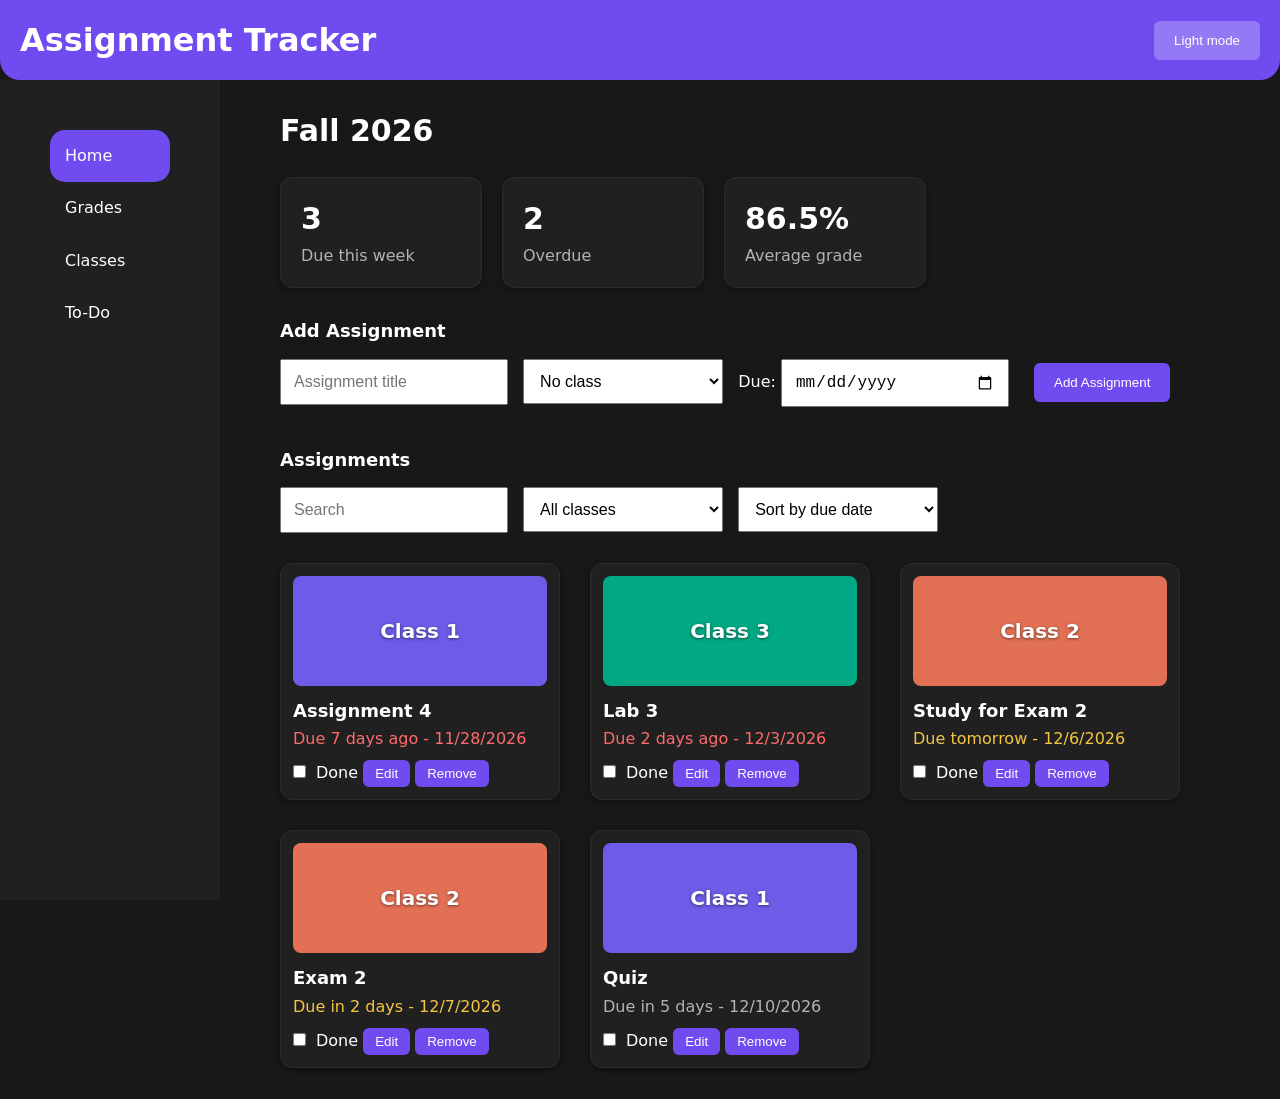
<file: index.html>
<!DOCTYPE html>
<html>

<head>
    <title>Assignment Tracker</title>
    <meta http-equiv="refresh" content="0; url=html/college-board.html">
</head>

<body>
    <p>Loading... <a href="html/college-board.html">Click here</a> if nothing happens.</p>
</body>

</html>
</file>
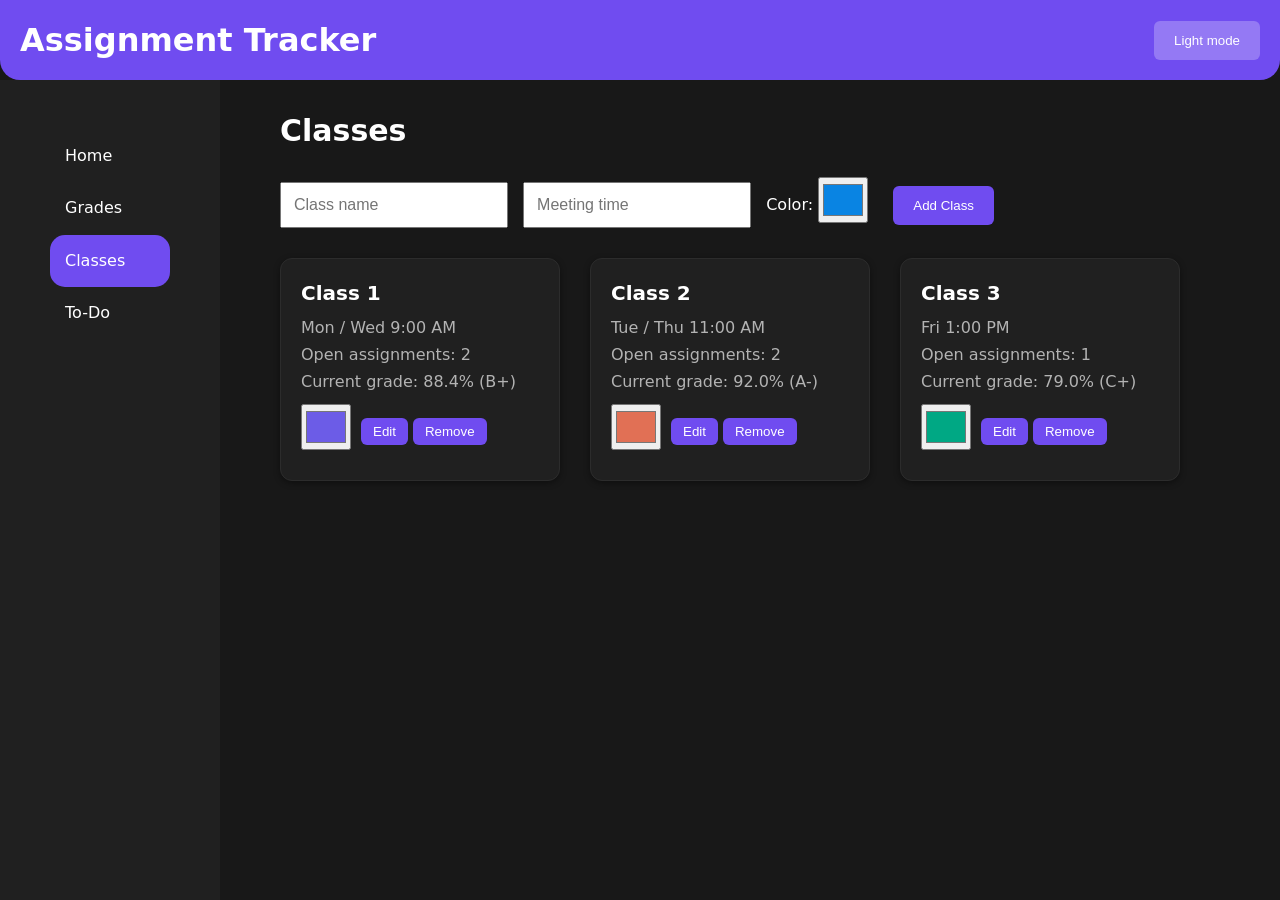
<file: html/classes.html>
<!DOCTYPE html>
<html>

<head>
    <title>Classes</title>
    <link rel="stylesheet" href="../css/college-board.css">
    <script src="../js/app.js"></script>
</head>

<body>

    <header id="header"></header>

    <nav id="nav"></nav>

    <main>

        <h2>Classes</h2>

        <div class="add-form">
            <input type="text" id="className" placeholder="Class name"
                onkeydown="pressEnter(event, addClass)">
            <input type="text" id="classTime" placeholder="Meeting time"
                onkeydown="pressEnter(event, addClass)">
            <label>Color: <input type="color" id="classColorInput"></label>
            <button onclick="addClass()">Add Class</button>
        </div>

        <section class="card-list" id="classList"></section>

    </main>

    <script src="../js/classes.js"></script>

</body>

</html>
</file>
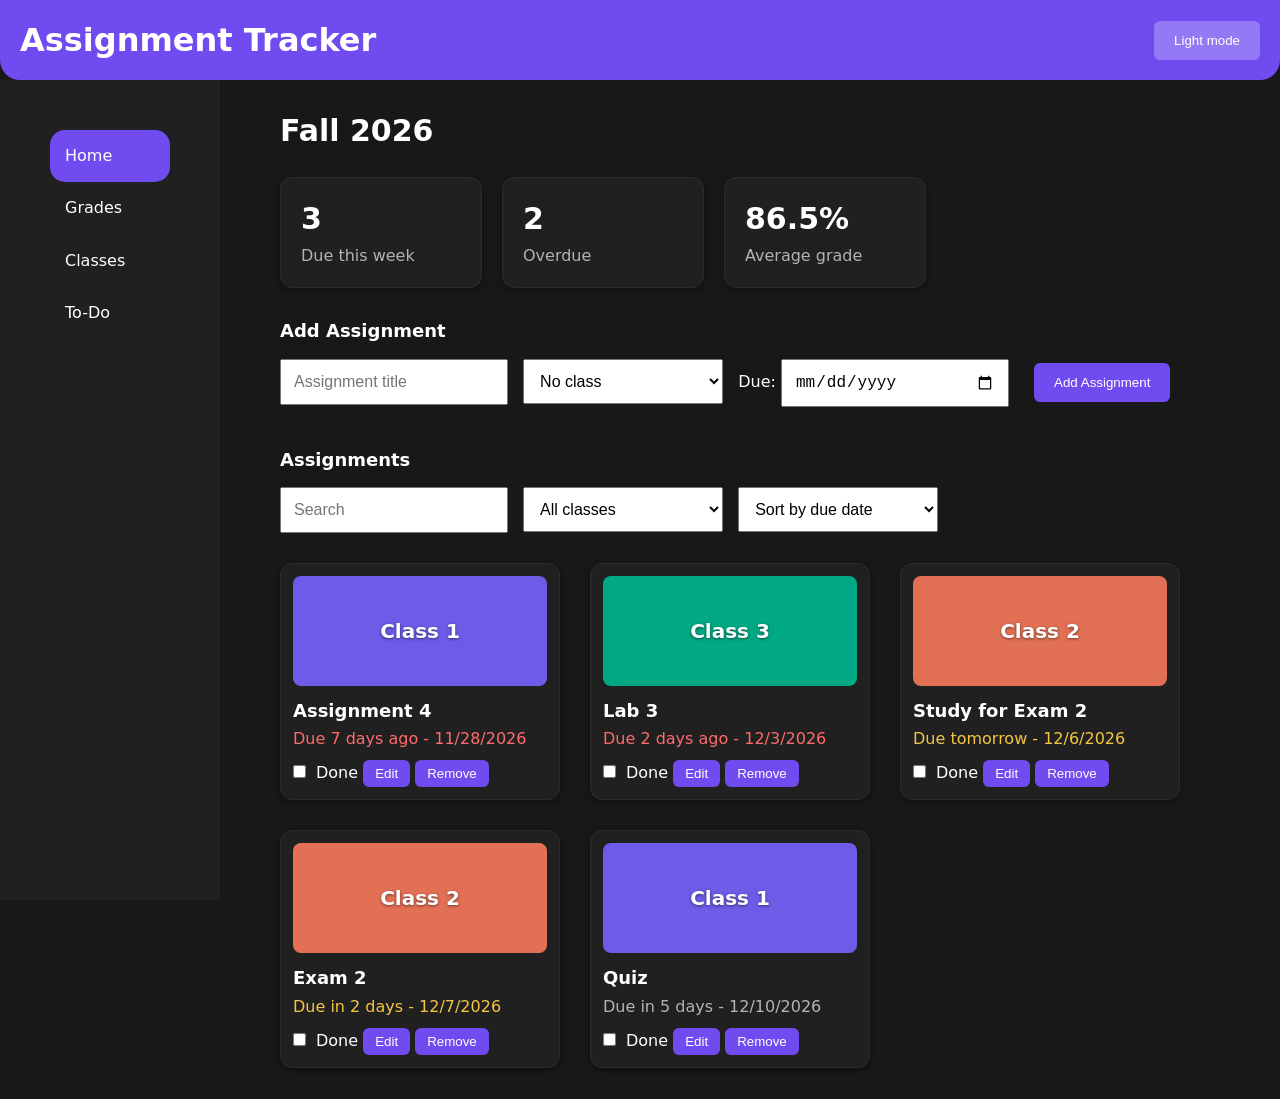
<file: html/college-board.html>
<!DOCTYPE html>
<html>

<head>
    <title>Assignment Tracker</title>
    <link rel="stylesheet" href="../css/college-board.css">
    <script src="../js/app.js"></script>
</head>

<body>

    <header id="header"></header>

    <nav id="nav"></nav>

    <main>

        <h2>Fall 2026</h2>

        <section class="stats">
            <div class="stat">
                <p class="stat-number" id="dueWeek"></p>
                <p>Due this week</p>
            </div>
            <div class="stat">
                <p class="stat-number" id="overdueCount"></p>
                <p>Overdue</p>
            </div>
            <div class="stat">
                <p class="stat-number" id="averageGrade"></p>
                <p>Average grade</p>
            </div>
        </section>

        <h3>Add Assignment</h3>
        <div class="add-form">
            <input type="text" id="assignmentTitle" placeholder="Assignment title"
                onkeydown="pressEnter(event, addAssignmentFromForm)">
            <select id="assignmentClass"></select>
            <label>Due: <input type="date" id="assignmentDate"></label>
            <button onclick="addAssignmentFromForm()">Add Assignment</button>
        </div>

        <h3>Assignments</h3>
        <div class="controls">
            <input type="text" id="search" placeholder="Search" oninput="showPage()">
            <select id="filterClass" onchange="showPage()"></select>
            <select id="sortBy" onchange="showPage()">
                <option value="dueDate">Sort by due date</option>
                <option value="class">Sort by class</option>
                <option value="title">Sort by title</option>
            </select>
        </div>

        <section class="card-list" id="assignmentList"></section>

    </main>

    <script src="../js/home.js"></script>

</body>

</html>
</file>
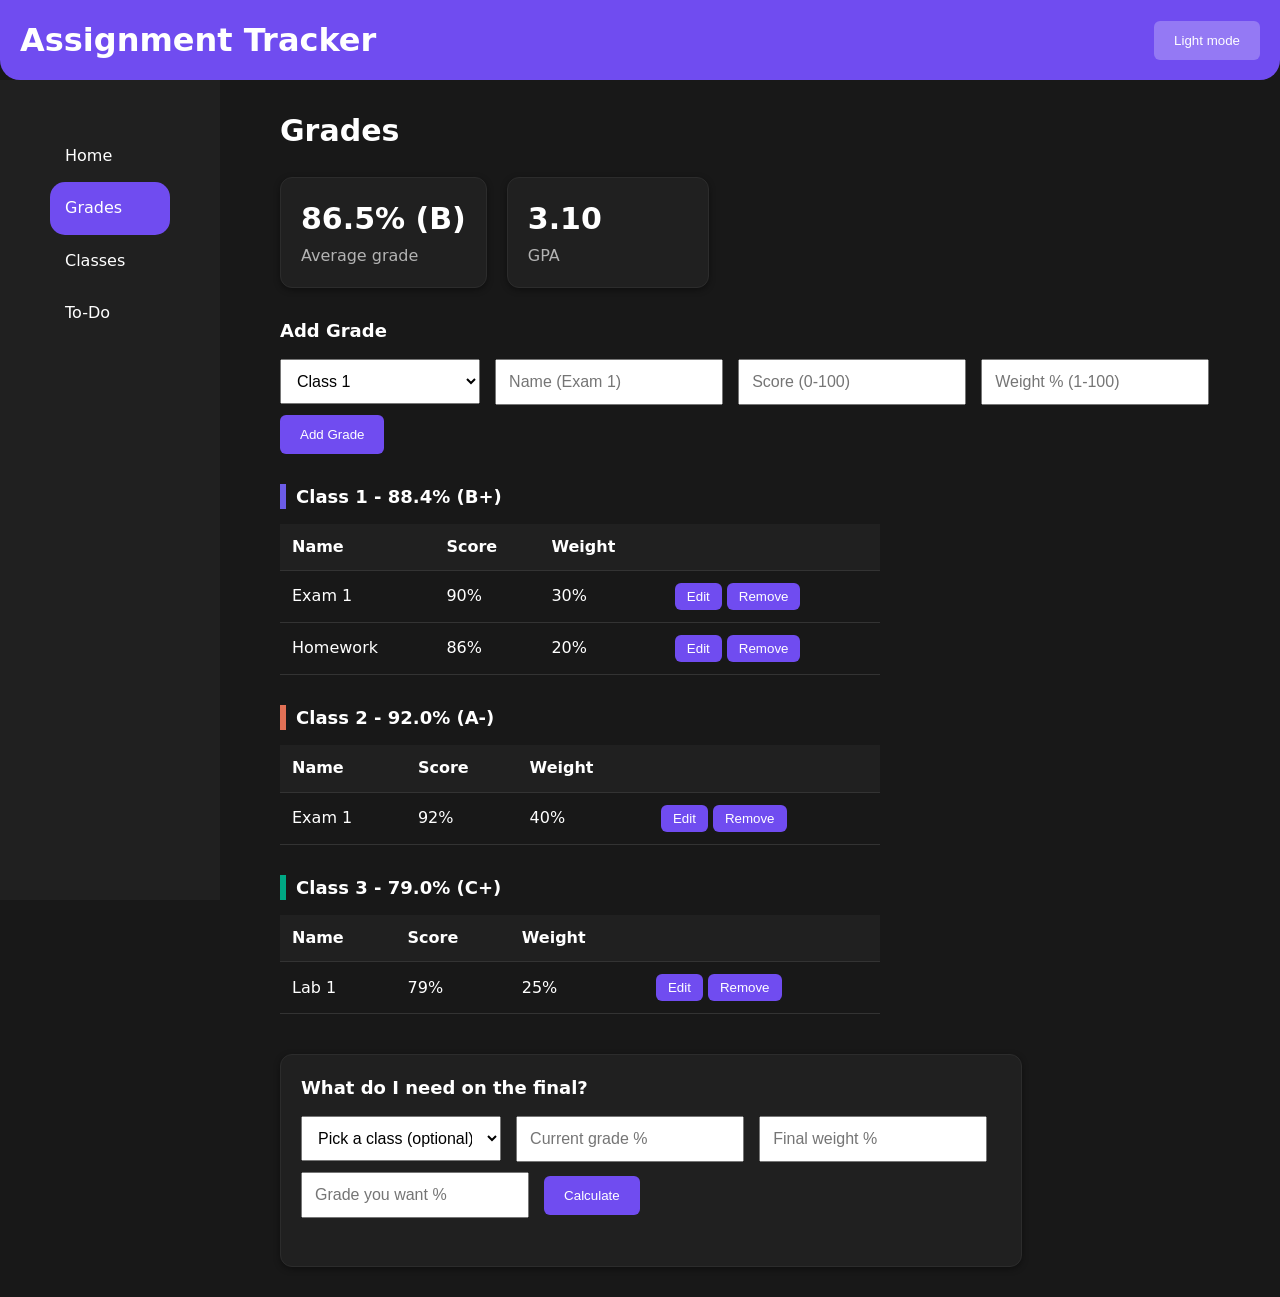
<file: html/grades.html>
<!DOCTYPE html>
<html>

<head>
    <title>Grades</title>
    <link rel="stylesheet" href="../css/college-board.css">
    <script src="../js/app.js"></script>
</head>

<body>

    <header id="header"></header>

    <nav id="nav"></nav>

    <main>

        <h2>Grades</h2>

        <section class="stats">
            <div class="stat">
                <p class="stat-number" id="averageGrade"></p>
                <p>Average grade</p>
            </div>
            <div class="stat">
                <p class="stat-number" id="gpa"></p>
                <p>GPA</p>
            </div>
        </section>

        <h3>Add Grade</h3>
        <div class="add-form">
            <select id="gradeClass"></select>
            <input type="text" id="gradeName" placeholder="Name (Exam 1)"
                onkeydown="pressEnter(event, addGrade)">
            <input type="number" id="gradeScore" min="0" max="100" placeholder="Score (0-100)"
                onkeydown="pressEnter(event, addGrade)">
            <input type="number" id="gradeWeight" min="1" max="100" placeholder="Weight % (1-100)"
                onkeydown="pressEnter(event, addGrade)">
            <button onclick="addGrade()">Add Grade</button>
        </div>

        <div id="gradeList"></div>

        <section class="calculator">
            <h3>What do I need on the final?</h3>
            <select id="calcClass" onchange="fillCurrentGrade()"></select>
            <input type="number" id="calcCurrent" min="0" max="100" placeholder="Current grade %">
            <input type="number" id="calcWeight" min="1" max="100" placeholder="Final weight %">
            <input type="number" id="calcWanted" min="0" max="100" placeholder="Grade you want %">
            <button onclick="calculateFinal()">Calculate</button>
            <p class="result" id="calcResult"></p>
        </section>

    </main>

    <script src="../js/grades.js"></script>

</body>

</html>
</file>
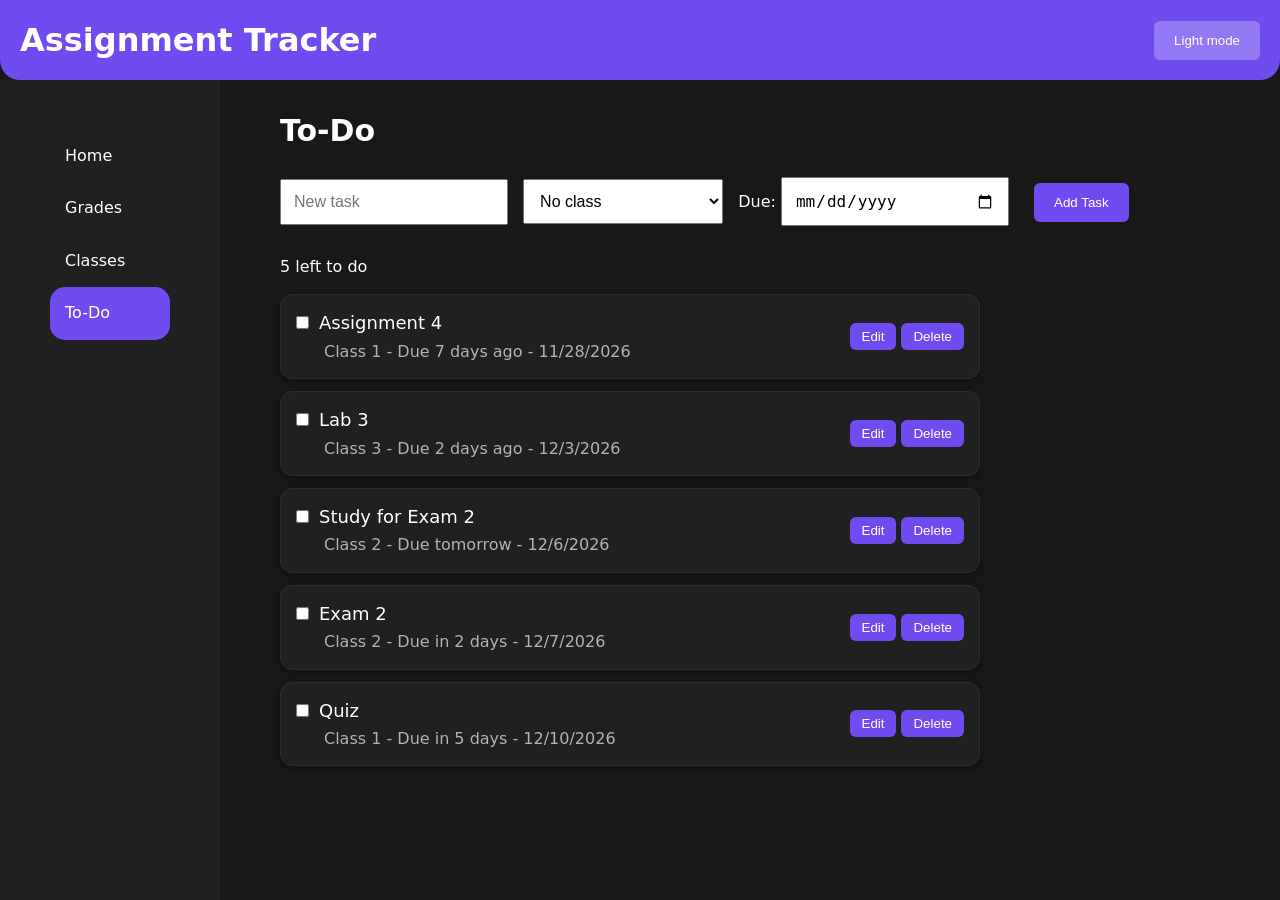
<file: html/todo.html>
<!DOCTYPE html>
<html>

<head>
    <title>To-Do</title>
    <link rel="stylesheet" href="../css/college-board.css">
    <script src="../js/app.js"></script>
</head>

<body>

    <header id="header"></header>

    <nav id="nav"></nav>

    <main>

        <h2>To-Do</h2>

        <div class="add-form">
            <input type="text" id="assignmentTitle" placeholder="New task"
                onkeydown="pressEnter(event, addAssignmentFromForm)">
            <select id="assignmentClass"></select>
            <label>Due: <input type="date" id="assignmentDate"></label>
            <button onclick="addAssignmentFromForm()">Add Task</button>
        </div>

        <p id="taskCount"></p>

        <ul id="todoList"></ul>

    </main>

    <script src="../js/todo.js"></script>

</body>

</html>
</file>
<file: css/college-board.css>
:root {
    --background: #181818;
    --panel: #202020;
    --text: white;
    --muted: #b3b3b3;
    --line: #333333;
    --hover: #333333;
    --thumbnail: #6b6b6b;
    --accent: #704cf0;
    --overdue: #ff6b6b;
    --soon: #f5c542;
    --border: #2c2c2c;
    --shadow: 0 2px 6px rgba(0, 0, 0, 0.4);
    --shadow-hover: 0 8px 18px rgba(0, 0, 0, 0.55);
}

:root.light {
    --background: #f2f2f7;
    --panel: #ffffff;
    --text: #181818;
    --muted: #555555;
    --line: #dddddd;
    --hover: #e6e6ee;
    --overdue: #d32f2f;
    --soon: #b7791f;
    --border: #e0e0e8;
    --shadow: 0 2px 6px rgba(0, 0, 0, 0.08);
    --shadow-hover: 0 8px 18px rgba(0, 0, 0, 0.18);
}

body {
    background-color: var(--background);
    color: var(--text);
    font-family: system-ui, "Segoe UI", Roboto, Arial, sans-serif;
    line-height: 1.4;
    margin: 0;
}

header {
    background-color: var(--accent);
    height: 80px;
    border-radius: 0 0 20px 20px;
    display: flex;
    align-items: center;
    position: sticky;
    top: 0;
    z-index: 10;
}

header h1 {
    color: white;
    font-size: 32px;
    margin: 0;
    padding: 20px;
}

input,
select {
    padding: 12px;
    font-size: 16px;
}

button {
    transition: filter 0.2s;
    padding: 12px 20px;
    background-color: var(--accent);
    color: white;
    border: none;
    border-radius: 6px;
    cursor: pointer;
}

.theme-button {
    margin-left: auto;
    margin-right: 20px;
    background-color: rgba(255, 255, 255, 0.25);
}

button:hover {
    filter: brightness(1.15);
}

nav {
    background-color: var(--panel);
    width: 120px;
    position: fixed;
    top: 80px;
    bottom: 0;
    padding: 50px;
    overflow-y: auto;
}

nav a {
    display: block;
    color: var(--text);
    text-decoration: none;
    padding: 15px;
    transition: background-color 0.2s, transform 0.2s;
}

nav a:hover {
    transform: scale(1.05);
    background-color: var(--hover);
    border-radius: 15px;
}

nav a.active {
    background-color: var(--accent);
    color: white;
    border-radius: 15px;
}

main {
    margin-left: 240px;
    padding: 30px 40px;
    background-color: var(--background);
}

main h2 {
    font-size: 30px;
    margin: 0 0 25px 0;
}

main h3 {
    font-size: 18px;
    margin: 30px 0 15px 0;
}

main input,
main select {
    width: 200px;
    margin-right: 10px;
    margin-bottom: 10px;
}

main input[type="checkbox"] {
    width: auto;
    margin: 0 10px 0 0;
}

main input[type="color"] {
    width: 50px;
    height: 46px;
    padding: 2px;
    vertical-align: middle;
}

.add-form,
.controls {
    margin-bottom: 20px;
}

.add-form label {
    margin-right: 10px;
}

.stats {
    display: flex;
    flex-wrap: wrap;
    gap: 20px;
    margin-bottom: 30px;
}

.stat {
    background-color: var(--panel);
    border: 1px solid var(--border);
    box-shadow: var(--shadow);
    border-radius: 12px;
    padding: 20px;
    min-width: 160px;
    transition: transform 0.2s, box-shadow 0.2s;
}

.stat:hover {
    transform: translateY(-3px);
    box-shadow: var(--shadow-hover);
}

.stat p {
    margin: 0;
    color: var(--muted);
}

.stat .stat-number {
    color: var(--text);
    font-size: 30px;
    font-weight: bold;
    margin-bottom: 5px;
}

.card-list {
    display: flex;
    flex-wrap: wrap;
    gap: 30px;
}

.assignment,
.class-card {
    width: 280px;
    background-color: var(--panel);
    border: 1px solid var(--border);
    box-shadow: var(--shadow);
    border-radius: 12px;
    padding: 12px;
    box-sizing: border-box;
    transition: transform 0.2s, box-shadow 0.2s;
}

.class-card {
    padding: 20px;
}

.assignment:hover,
.class-card:hover {
    transform: translateY(-4px);
    box-shadow: var(--shadow-hover);
}

.thumbnail {
    background-color: var(--thumbnail);
    color: white;
    text-shadow: 0 1px 3px rgba(0, 0, 0, 0.5);
    font-size: 20px;
    font-weight: bold;
    height: 110px;
    display: flex;
    align-items: center;
    justify-content: center;
    border-radius: 8px;
}

.assignment h3 {
    font-size: 18px;
    margin: 12px 0 5px 0;
}

.assignment p,
.class-card p {
    color: var(--muted);
    margin: 5px 0;
}

.assignment .actions,
.class-card .actions {
    margin-top: 10px;
}

.assignment .actions button,
.class-card .actions button {
    padding: 6px 12px;
    margin-right: 5px;
}

.assignment.soon .due-text,
.item-info.soon {
    color: var(--soon);
}

.assignment.overdue .due-text,
.item-info.overdue {
    color: var(--overdue);
}

.assignment.done h3,
.assignment.done .due-text,
#todoList li.done .task-title {
    text-decoration: line-through;
    color: var(--muted);
}

.class-card h3 {
    font-size: 20px;
    margin: 0 0 10px 0;
}

.empty-message {
    color: var(--muted);
    font-style: italic;
}

.table-wrap {
    overflow-x: auto;
    margin-bottom: 10px;
}

table {
    border-collapse: collapse;
    width: 600px;
}

th,
td {
    text-align: left;
    padding: 12px;
    border-bottom: 1px solid var(--line);
}

th {
    background-color: var(--panel);
}

td button {
    padding: 6px 12px;
    margin-right: 5px;
}

.class-section {
    margin-bottom: 30px;
}

.calculator {
    background-color: var(--panel);
    border: 1px solid var(--border);
    box-shadow: var(--shadow);
    border-radius: 12px;
    padding: 20px;
    margin-top: 40px;
    max-width: 700px;
}

.calculator h3 {
    margin-top: 0;
}

.result {
    font-size: 18px;
    margin-bottom: 0;
}

#todoList {
    list-style: none;
    padding: 0;
    max-width: 700px;
}

#todoList li {
    background-color: var(--panel);
    border: 1px solid var(--border);
    box-shadow: var(--shadow);
    padding: 15px;
    margin-bottom: 12px;
    border-radius: 12px;
    transition: transform 0.2s, box-shadow 0.2s;
    display: flex;
    justify-content: space-between;
    align-items: center;
    flex-wrap: wrap;
    gap: 10px;
}

#todoList li:hover {
    transform: translateY(-2px);
    box-shadow: var(--shadow-hover);
}

#todoList .task-title {
    font-size: 18px;
}

#todoList .item-info {
    margin: 5px 0 0 28px;
    color: var(--muted);
}

#todoList li button {
    padding: 6px 12px;
    margin-left: 5px;
}

@media (max-width: 700px) {
    header {
        height: auto;
        flex-wrap: wrap;
        position: static;
    }

    header h1 {
        font-size: 24px;
    }

    nav {
        position: static;
        width: auto;
        height: auto;
        padding: 10px;
        display: flex;
        flex-wrap: wrap;
    }

    main {
        margin-left: 0;
        padding: 15px;
    }

    main input,
    main select {
        width: 100%;
        box-sizing: border-box;
        margin-right: 0;
    }

    main input[type="checkbox"] {
        width: auto;
    }

    .assignment,
    .class-card {
        width: 100%;
        box-sizing: border-box;
    }

    table {
        width: 100%;
    }
}
</file>
